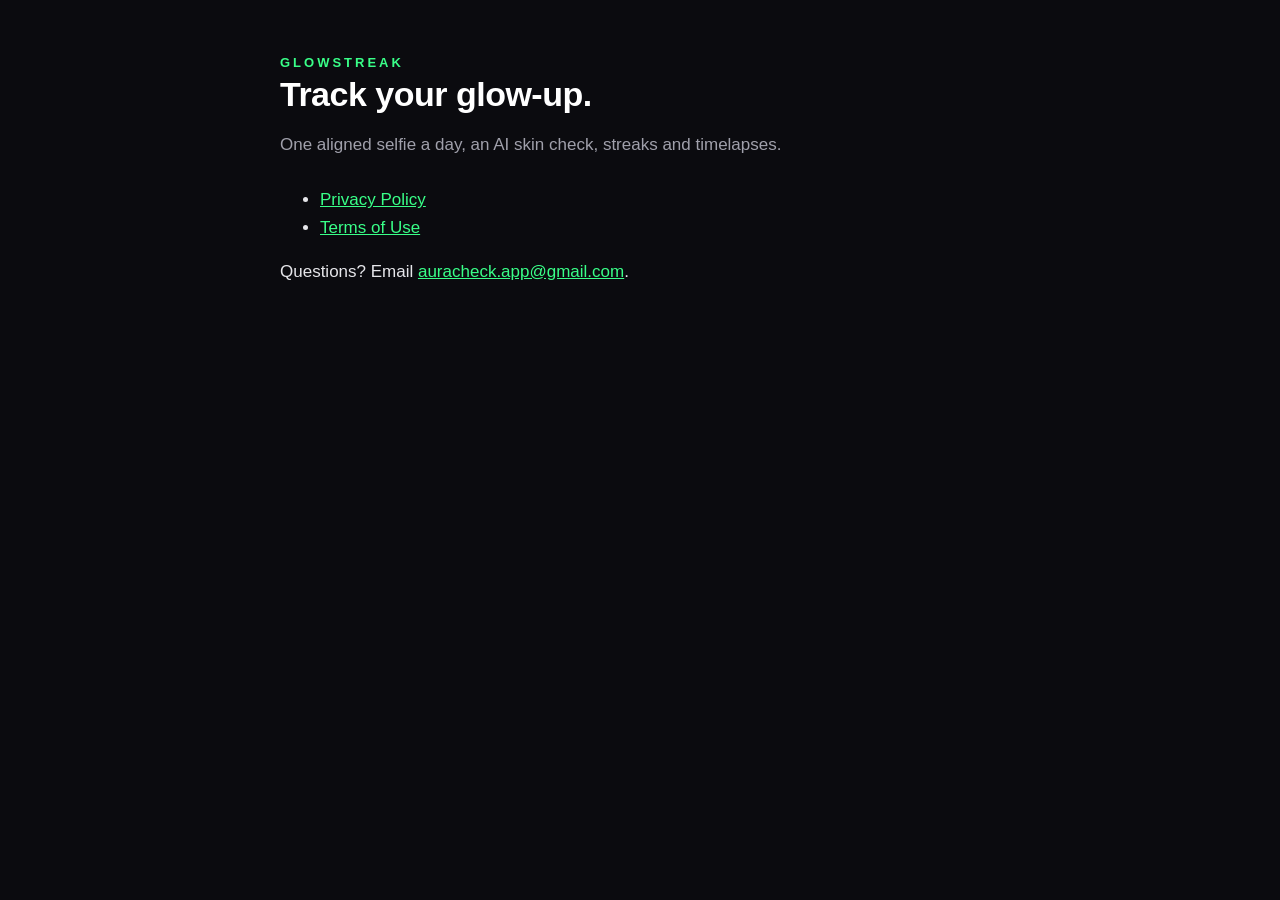
<file: index.html>
<!doctype html>
<html lang="en">
<head>
  <meta charset="utf-8"><meta name="viewport" content="width=device-width, initial-scale=1">
  <title>Glowstreak</title><link rel="stylesheet" href="style.css">
</head>
<body><main>
  <a class="brand" href="./">GLOWSTREAK</a>
  <h1>Track your glow-up.</h1>
  <p class="meta">One aligned selfie a day, an AI skin check, streaks and timelapses.</p>
  <ul>
    <li><a href="privacy.html">Privacy Policy</a></li>
    <li><a href="terms.html">Terms of Use</a></li>
  </ul>
  <p>Questions? Email <a href="mailto:auracheck.app@gmail.com">auracheck.app@gmail.com</a>.</p>
</main></body>
</html>
</file>
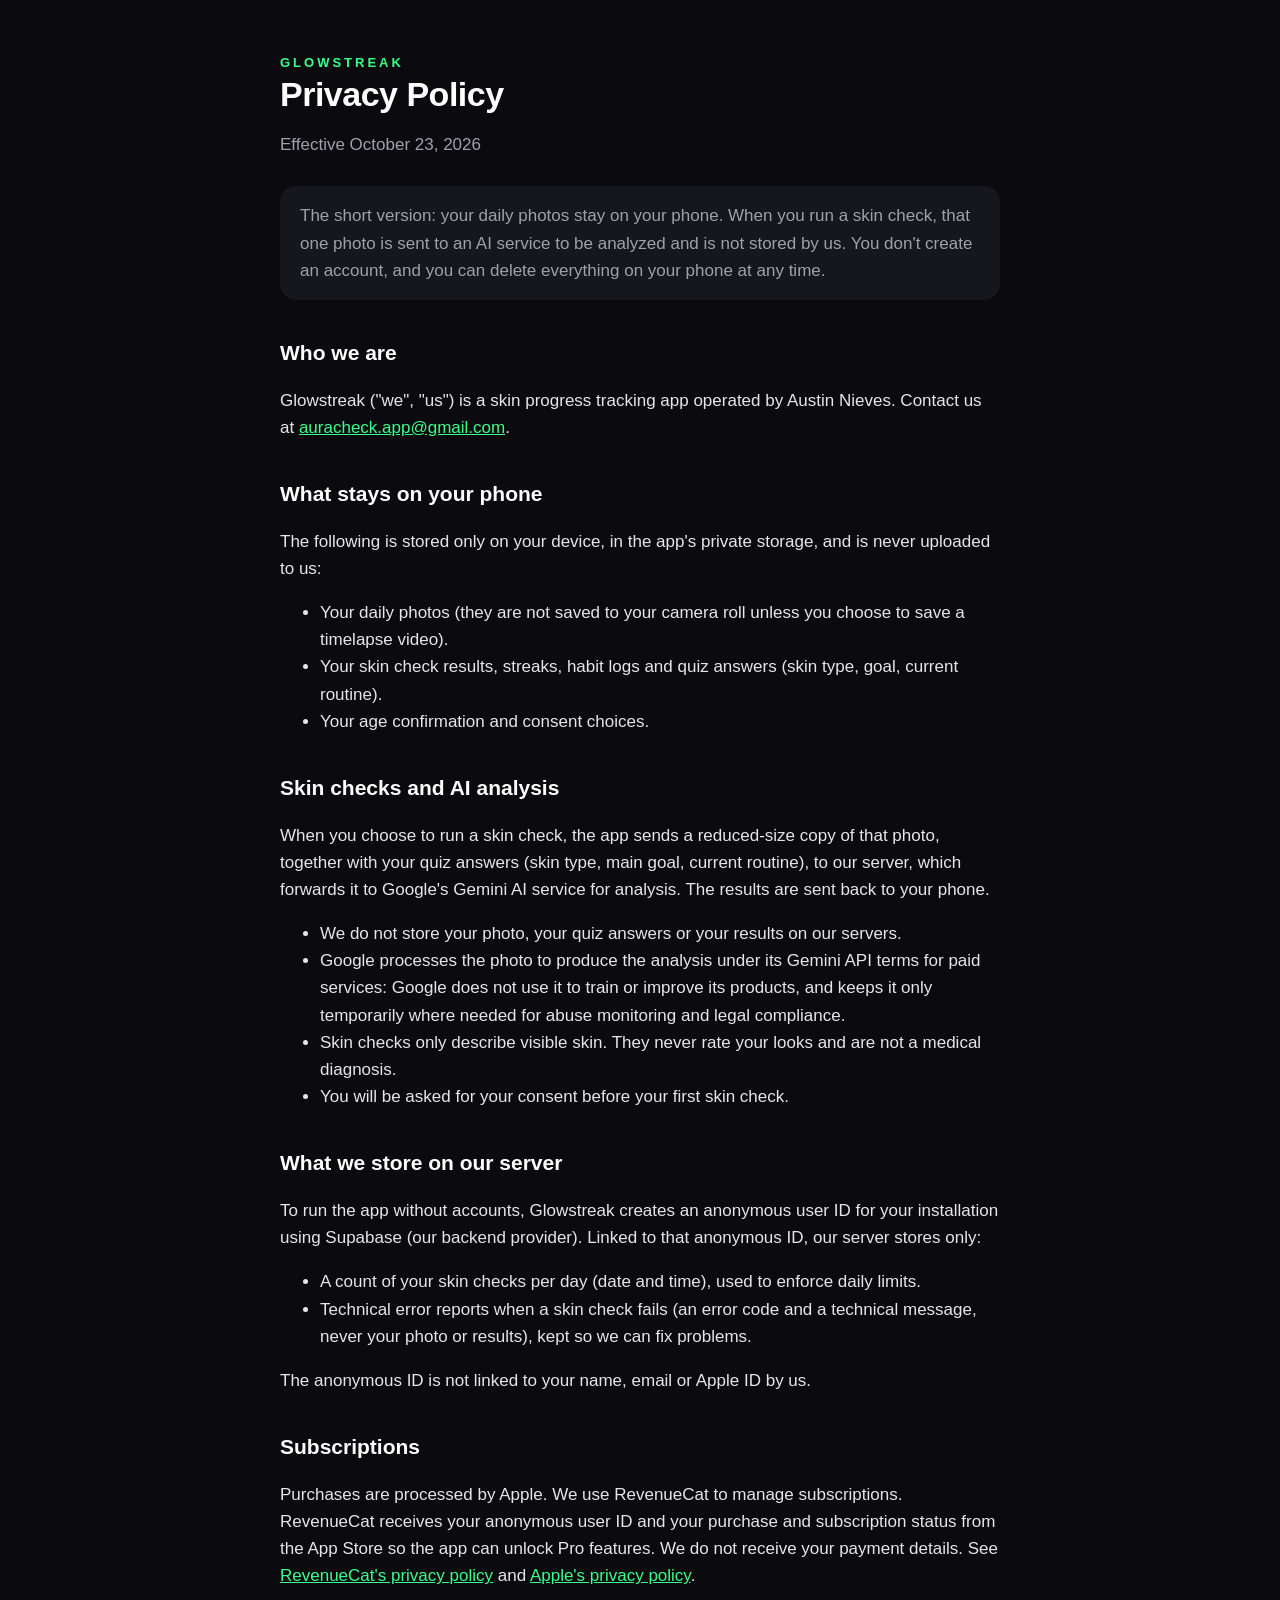
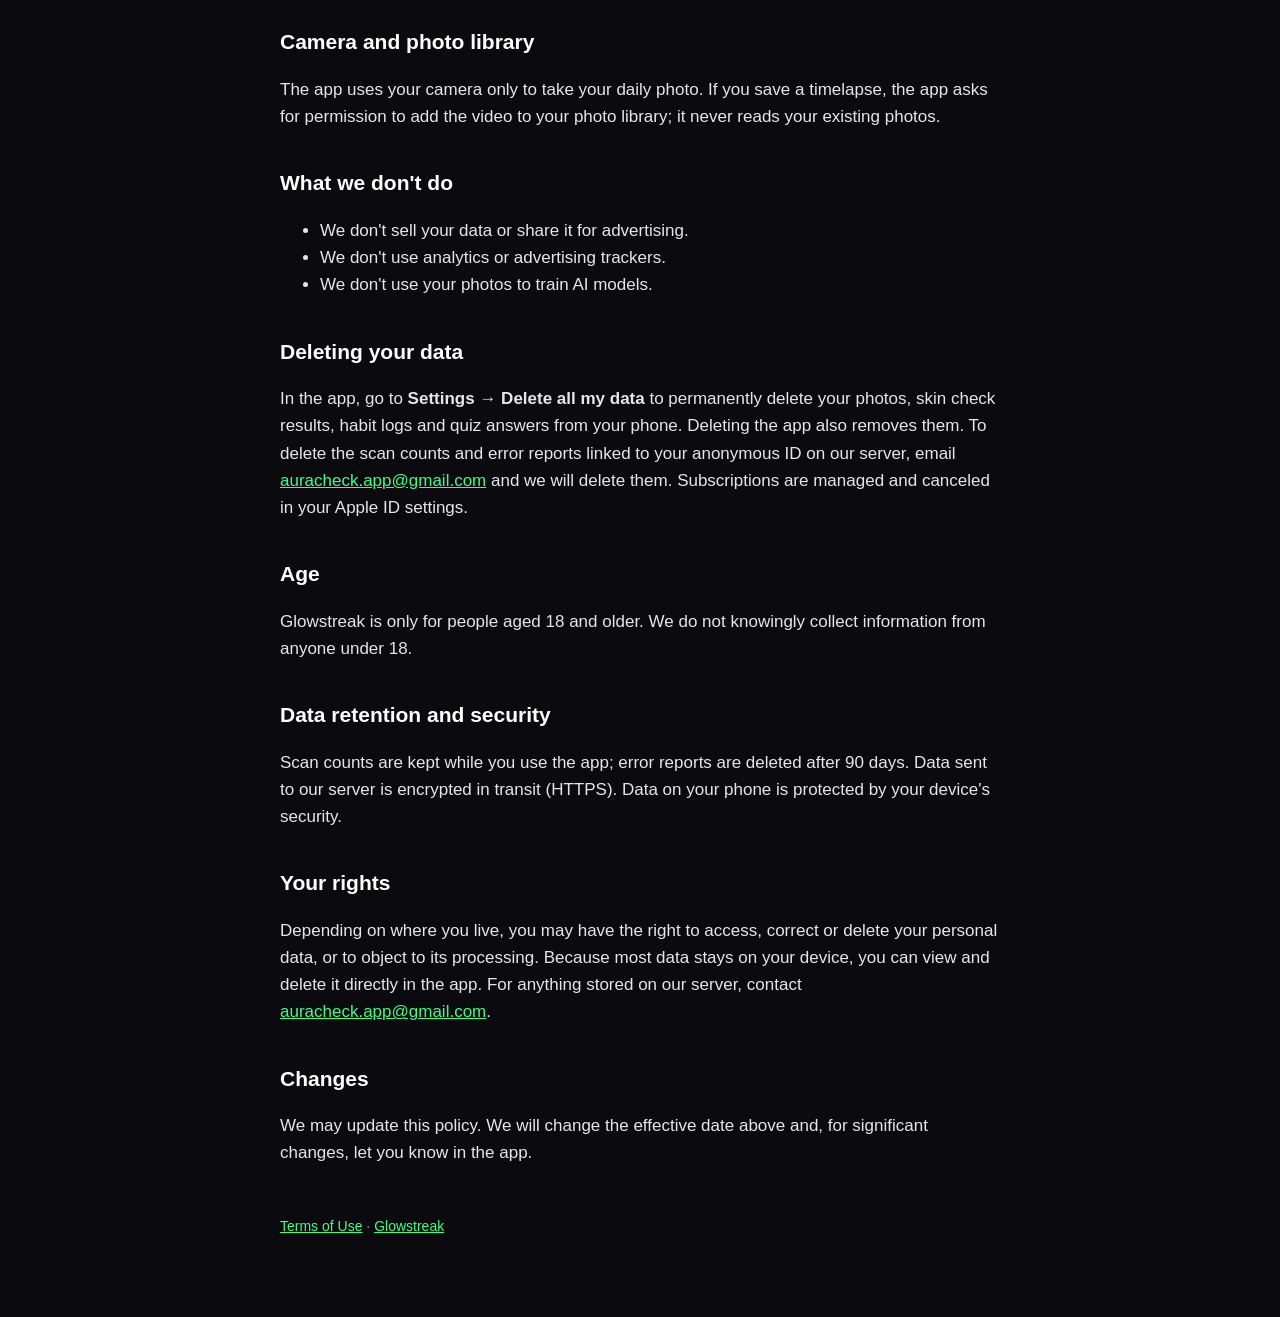
<file: privacy.html>
<!doctype html>
<html lang="en">
<head>
  <meta charset="utf-8"><meta name="viewport" content="width=device-width, initial-scale=1">
  <title>Privacy Policy · Glowstreak</title><link rel="stylesheet" href="style.css">
</head>
<body><main>
  <a class="brand" href="./">GLOWSTREAK</a>
  <h1>Privacy Policy</h1>
  <p class="meta">Effective October 23, 2026</p>

  <p class="note">The short version: your daily photos stay on your phone. When you run a skin check, that one photo is
  sent to an AI service to be analyzed and is not stored by us. You don't create an account, and you can delete
  everything on your phone at any time.</p>

  <h2>Who we are</h2>
  <p>Glowstreak ("we", "us") is a skin progress tracking app operated by Austin Nieves. Contact us at
  <a href="mailto:auracheck.app@gmail.com">auracheck.app@gmail.com</a>.</p>

  <h2>What stays on your phone</h2>
  <p>The following is stored only on your device, in the app's private storage, and is never uploaded to us:</p>
  <ul>
    <li>Your daily photos (they are not saved to your camera roll unless you choose to save a timelapse video).</li>
    <li>Your skin check results, streaks, habit logs and quiz answers (skin type, goal, current routine).</li>
    <li>Your age confirmation and consent choices.</li>
  </ul>

  <h2>Skin checks and AI analysis</h2>
  <p>When you choose to run a skin check, the app sends a reduced-size copy of that photo, together with your quiz
  answers (skin type, main goal, current routine), to our server, which forwards it to Google's Gemini AI service for
  analysis. The results are sent back to your phone.</p>
  <ul>
    <li>We do not store your photo, your quiz answers or your results on our servers.</li>
    <li>Google processes the photo to produce the analysis under its Gemini API terms for paid services: Google does not use it to train or improve its products, and keeps it only temporarily where needed for abuse monitoring and legal compliance.</li>
    <li>Skin checks only describe visible skin. They never rate your looks and are not a medical diagnosis.</li>
    <li>You will be asked for your consent before your first skin check.</li>
  </ul>

  <h2>What we store on our server</h2>
  <p>To run the app without accounts, Glowstreak creates an anonymous user ID for your installation using Supabase
  (our backend provider). Linked to that anonymous ID, our server stores only:</p>
  <ul>
    <li>A count of your skin checks per day (date and time), used to enforce daily limits.</li>
    <li>Technical error reports when a skin check fails (an error code and a technical message, never your photo or
      results), kept so we can fix problems.</li>
  </ul>
  <p>The anonymous ID is not linked to your name, email or Apple ID by us.</p>

  <h2>Subscriptions</h2>
  <p>Purchases are processed by Apple. We use RevenueCat to manage subscriptions. RevenueCat receives your anonymous
  user ID and your purchase and subscription status from the App Store so the app can unlock Pro features. We do not
  receive your payment details. See <a href="https://www.revenuecat.com/privacy">RevenueCat's privacy policy</a> and
  <a href="https://www.apple.com/legal/privacy/">Apple's privacy policy</a>.</p>

  <h2>Camera and photo library</h2>
  <p>The app uses your camera only to take your daily photo. If you save a timelapse, the app asks for permission to
  add the video to your photo library; it never reads your existing photos.</p>

  <h2>What we don't do</h2>
  <ul>
    <li>We don't sell your data or share it for advertising.</li>
    <li>We don't use analytics or advertising trackers.</li>
    <li>We don't use your photos to train AI models.</li>
  </ul>

  <h2>Deleting your data</h2>
  <p>In the app, go to <strong>Settings → Delete all my data</strong> to permanently delete your photos, skin check
  results, habit logs and quiz answers from your phone. Deleting the app also removes them. To delete the scan counts
  and error reports linked to your anonymous ID on our server, email <a href="mailto:auracheck.app@gmail.com">auracheck.app@gmail.com</a>
  and we will delete them. Subscriptions are managed and canceled in your Apple ID settings.</p>

  <h2>Age</h2>
  <p>Glowstreak is only for people aged 18 and older. We do not knowingly collect information from anyone under 18.</p>

  <h2>Data retention and security</h2>
  <p>Scan counts are kept while you use the app; error reports are deleted after 90 days. Data sent to our server is
  encrypted in transit (HTTPS). Data on your phone is protected by your device's security.</p>

  <h2>Your rights</h2>
  <p>Depending on where you live, you may have the right to access, correct or delete your personal data, or to object
  to its processing. Because most data stays on your device, you can view and delete it directly in the app. For
  anything stored on our server, contact <a href="mailto:auracheck.app@gmail.com">auracheck.app@gmail.com</a>.</p>

  <h2>Changes</h2>
  <p>We may update this policy. We will change the effective date above and, for significant changes, let you know in
  the app.</p>

  <footer><a href="terms.html">Terms of Use</a> · <a href="./">Glowstreak</a></footer>
</main></body>
</html>
</file>
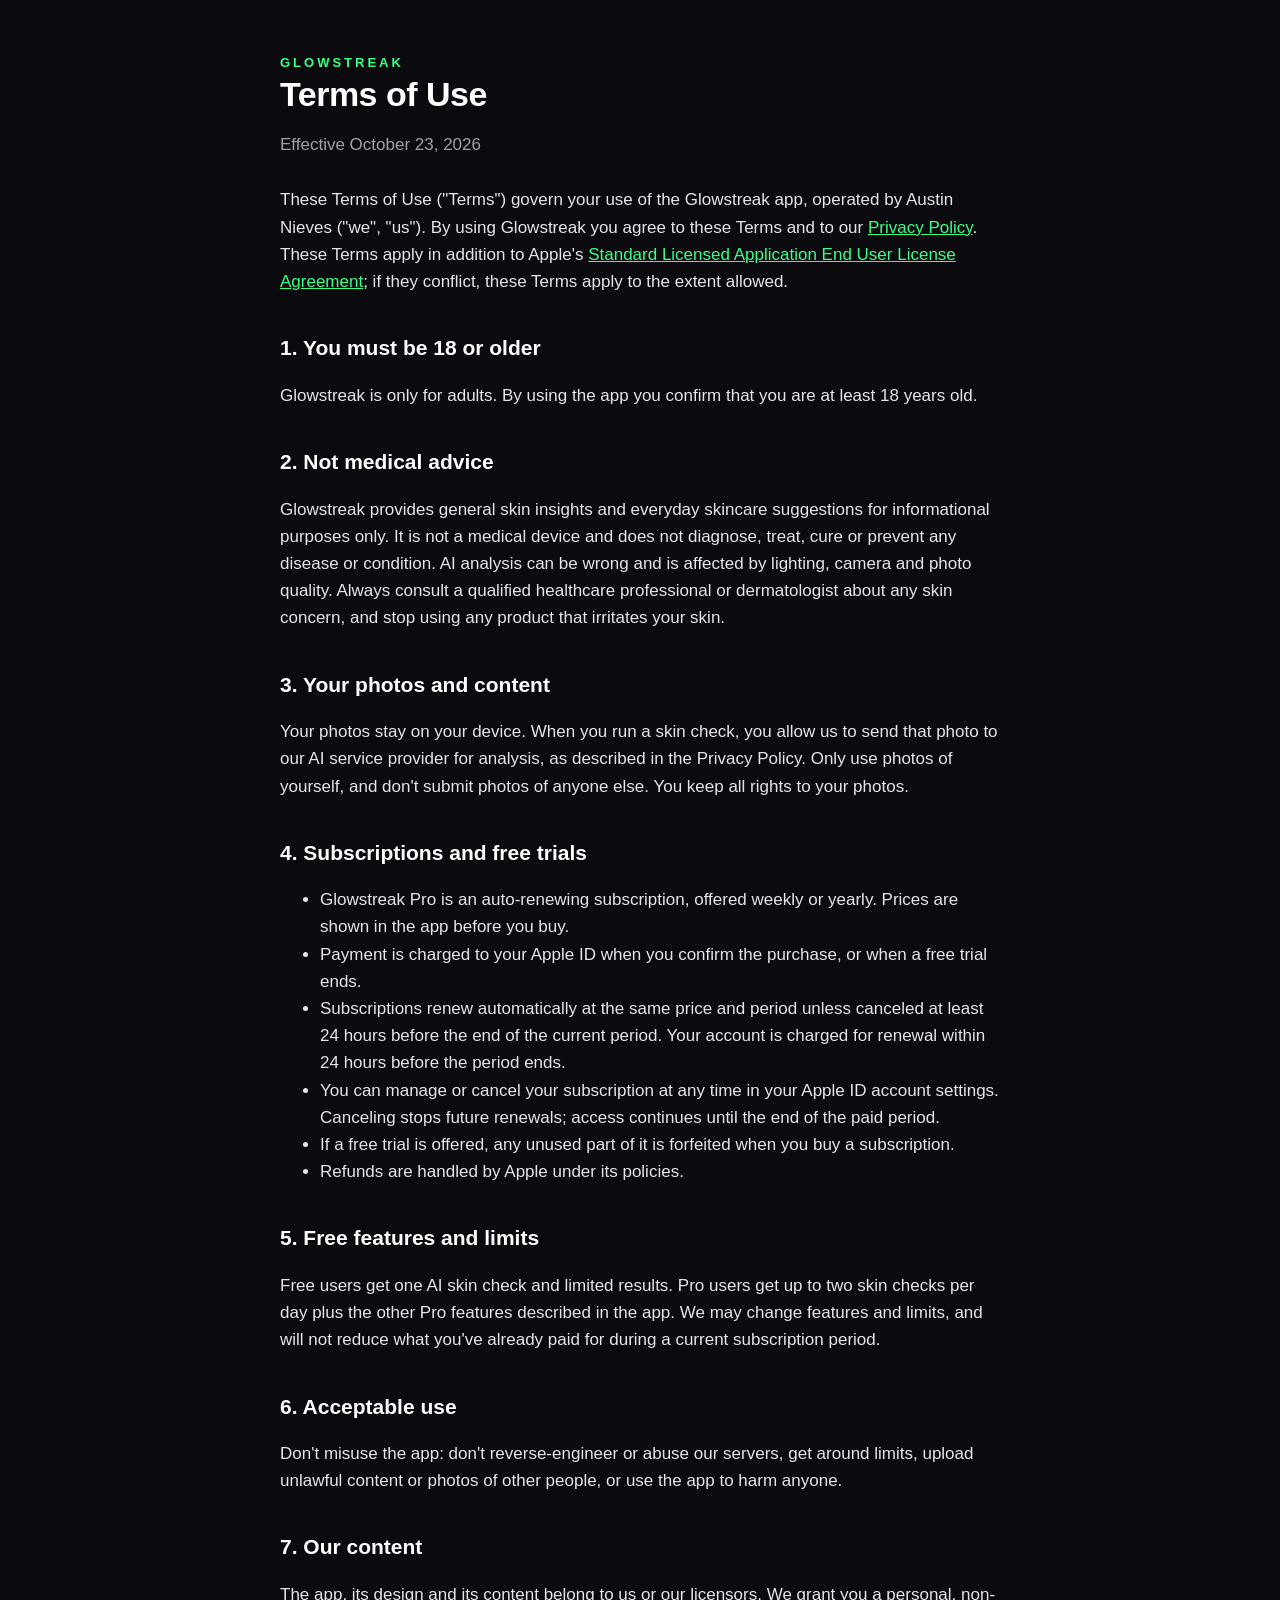
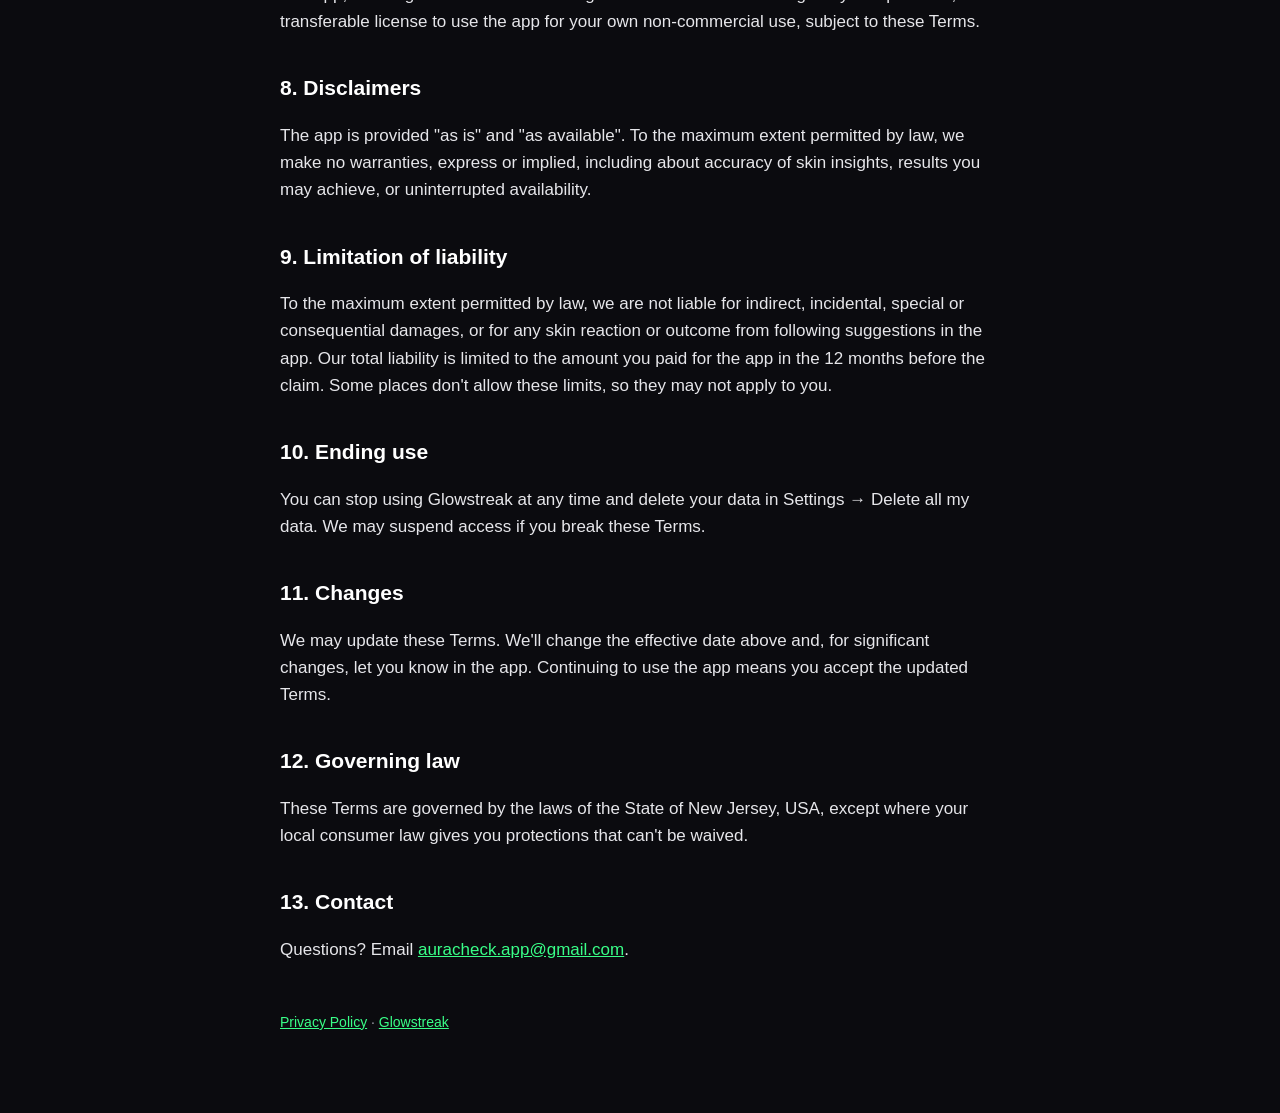
<file: terms.html>
<!doctype html>
<html lang="en">
<head>
  <meta charset="utf-8"><meta name="viewport" content="width=device-width, initial-scale=1">
  <title>Terms of Use · Glowstreak</title><link rel="stylesheet" href="style.css">
</head>
<body><main>
  <a class="brand" href="./">GLOWSTREAK</a>
  <h1>Terms of Use</h1>
  <p class="meta">Effective October 23, 2026</p>

  <p>These Terms of Use ("Terms") govern your use of the Glowstreak app, operated by Austin Nieves ("we", "us").
  By using Glowstreak you agree to these Terms and to our <a href="privacy.html">Privacy Policy</a>. These Terms
  apply in addition to Apple's <a href="https://www.apple.com/legal/internet-services/itunes/dev/stdeula/">Standard
  Licensed Application End User License Agreement</a>; if they conflict, these Terms apply to the extent allowed.</p>

  <h2>1. You must be 18 or older</h2>
  <p>Glowstreak is only for adults. By using the app you confirm that you are at least 18 years old.</p>

  <h2>2. Not medical advice</h2>
  <p>Glowstreak provides general skin insights and everyday skincare suggestions for informational purposes only.
  It is not a medical device and does not diagnose, treat, cure or prevent any disease or condition. AI analysis can
  be wrong and is affected by lighting, camera and photo quality. Always consult a qualified healthcare professional
  or dermatologist about any skin concern, and stop using any product that irritates your skin.</p>

  <h2>3. Your photos and content</h2>
  <p>Your photos stay on your device. When you run a skin check, you allow us to send that photo to our AI service
  provider for analysis, as described in the Privacy Policy. Only use photos of yourself, and don't submit photos of
  anyone else. You keep all rights to your photos.</p>

  <h2>4. Subscriptions and free trials</h2>
  <ul>
    <li>Glowstreak Pro is an auto-renewing subscription, offered weekly or yearly. Prices are shown in the app before
      you buy.</li>
    <li>Payment is charged to your Apple ID when you confirm the purchase, or when a free trial ends.</li>
    <li>Subscriptions renew automatically at the same price and period unless canceled at least 24 hours before the
      end of the current period. Your account is charged for renewal within 24 hours before the period ends.</li>
    <li>You can manage or cancel your subscription at any time in your Apple ID account settings. Canceling stops
      future renewals; access continues until the end of the paid period.</li>
    <li>If a free trial is offered, any unused part of it is forfeited when you buy a subscription.</li>
    <li>Refunds are handled by Apple under its policies.</li>
  </ul>

  <h2>5. Free features and limits</h2>
  <p>Free users get one AI skin check and limited results. Pro users get up to two skin checks per day plus the other
  Pro features described in the app. We may change features and limits, and will not reduce what you've already paid
  for during a current subscription period.</p>

  <h2>6. Acceptable use</h2>
  <p>Don't misuse the app: don't reverse-engineer or abuse our servers, get around limits, upload unlawful content or
  photos of other people, or use the app to harm anyone.</p>

  <h2>7. Our content</h2>
  <p>The app, its design and its content belong to us or our licensors. We grant you a personal, non-transferable
  license to use the app for your own non-commercial use, subject to these Terms.</p>

  <h2>8. Disclaimers</h2>
  <p>The app is provided "as is" and "as available". To the maximum extent permitted by law, we make no warranties,
  express or implied, including about accuracy of skin insights, results you may achieve, or uninterrupted
  availability.</p>

  <h2>9. Limitation of liability</h2>
  <p>To the maximum extent permitted by law, we are not liable for indirect, incidental, special or consequential
  damages, or for any skin reaction or outcome from following suggestions in the app. Our total liability is limited
  to the amount you paid for the app in the 12 months before the claim. Some places don't allow these limits, so they
  may not apply to you.</p>

  <h2>10. Ending use</h2>
  <p>You can stop using Glowstreak at any time and delete your data in Settings → Delete all my data. We may suspend
  access if you break these Terms.</p>

  <h2>11. Changes</h2>
  <p>We may update these Terms. We'll change the effective date above and, for significant changes, let you know in
  the app. Continuing to use the app means you accept the updated Terms.</p>

  <h2>12. Governing law</h2>
  <p>These Terms are governed by the laws of the State of New Jersey, USA, except where your local consumer law gives you
  protections that can't be waived.</p>

  <h2>13. Contact</h2>
  <p>Questions? Email <a href="mailto:auracheck.app@gmail.com">auracheck.app@gmail.com</a>.</p>

  <footer><a href="privacy.html">Privacy Policy</a> · <a href="./">Glowstreak</a></footer>
</main></body>
</html>
</file>
<file: style.css>
:root { --bg: #0B0B0F; --card: #16161D; --text: #FFFFFF; --muted: #A0A0AB; --accent: #39FF88; }
* { box-sizing: border-box; }
body { margin: 0; background: var(--bg); color: var(--text); font: 17px/1.6 -apple-system, BlinkMacSystemFont, "Segoe UI", Roboto, sans-serif; }
main { max-width: 760px; margin: 0 auto; padding: 48px 20px 80px; }
a { color: var(--accent); }
h1 { font-size: 34px; line-height: 1.15; margin: 0 0 8px; letter-spacing: -0.5px; }
h2 { font-size: 21px; margin: 36px 0 8px; }
p, li { color: #E6E6EA; }
.meta { color: var(--muted); margin-bottom: 28px; }
.brand { color: var(--accent); font-weight: 800; letter-spacing: 3px; font-size: 13px; text-decoration: none; }
.note { background: var(--card); border-radius: 16px; padding: 16px 20px; color: var(--muted); }
footer { margin-top: 48px; color: var(--muted); font-size: 14px; }
</file>
